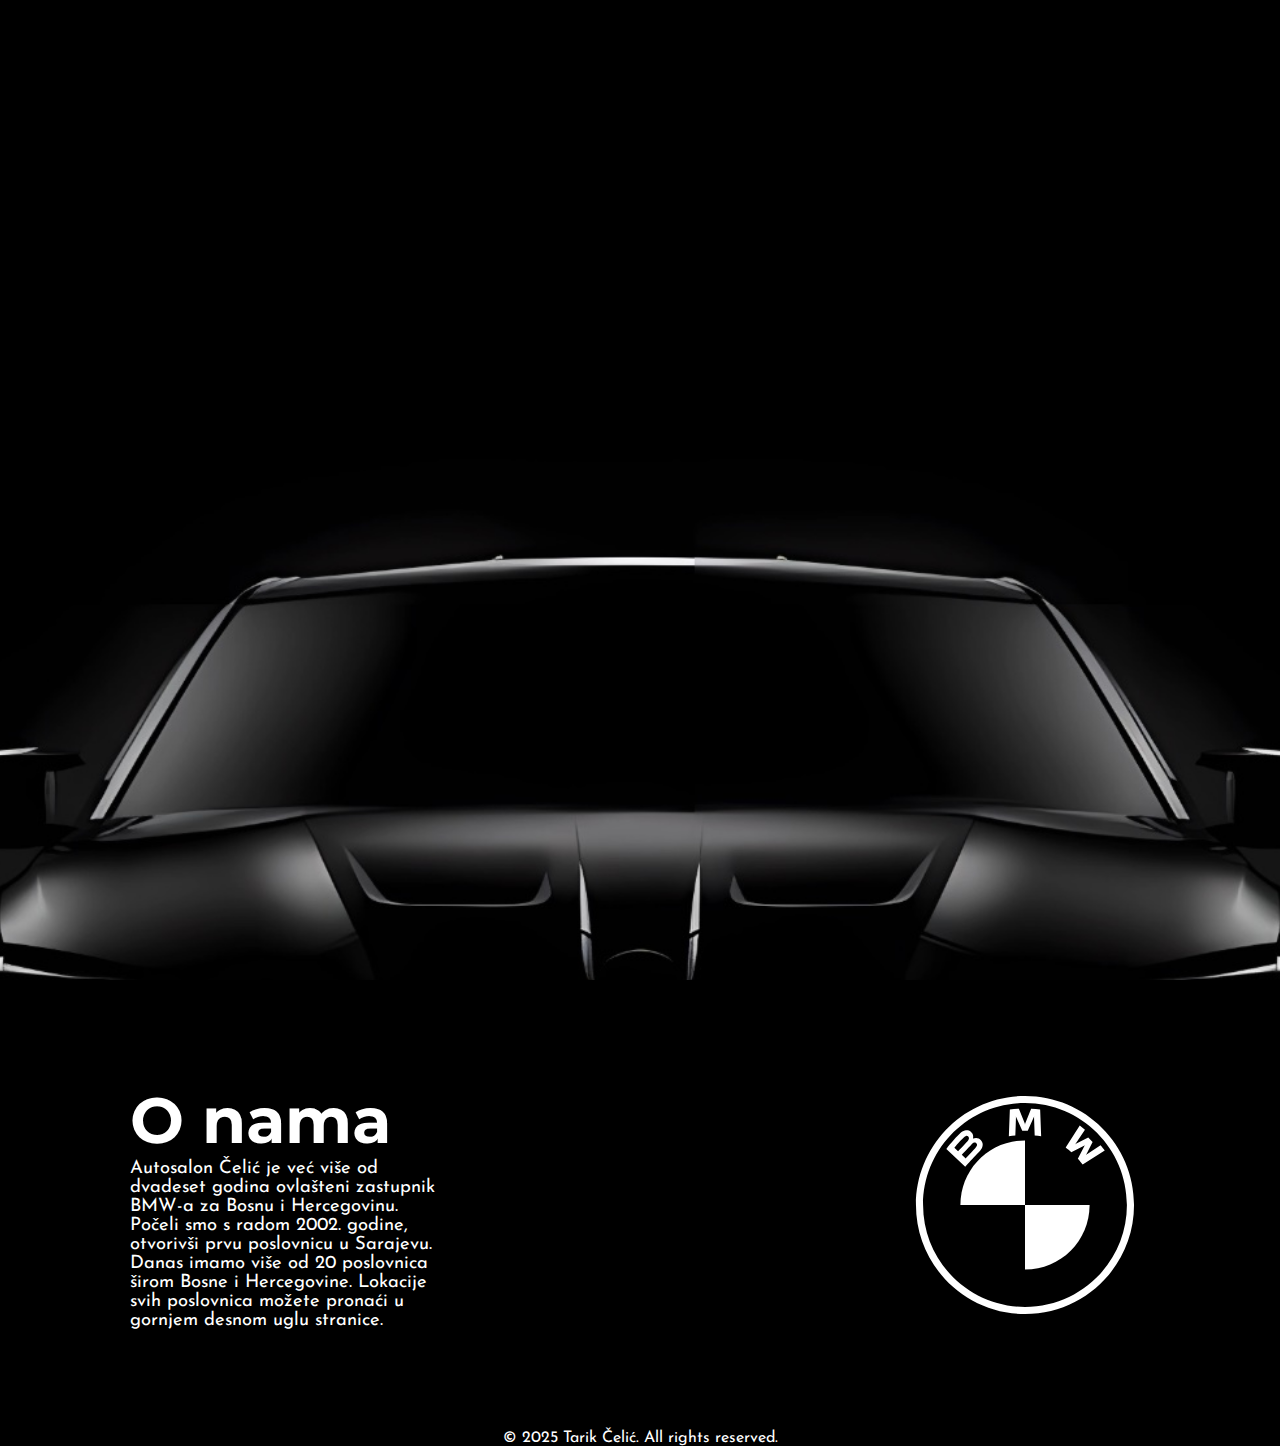
<file: index.html>
<!DOCTYPE html>
<html lang="en">
  <head>
    <meta charset="UTF-8" />
    <meta name="viewport" content="width=device-width, initial-scale=1.0" />
    <title>BMW - Autosalon Čelić</title>
    <link rel="stylesheet" href="style.css" />
    <link rel="icon" href="bmwlogo.svg" type="image/x-icon" />
  </head>
  <body>
    <div class="fade-effect">a</div>
    <nav>
      <div class="naslov">
        <h1>ČELIĆ</h1>
        <p class="as-text">AUTOSALON</p>
      </div>
      <div class="menu">
        <ul>
          <li><a class="active" href="#">Pocetna</a></li>
          <li><a href="#about-us">O Nama</a></li>
          <li><a href="modeli.html">Modeli</a></li>
          <li><a href="#">Blog</a></li>
        </ul>
      </div>
      <div class="contact-section">
        <button class="contact">Kontakt</button>
        <button class="location">
          <img src="location.svg" width="20px" alt="" />
        </button>
      </div>
    </nav>
    <section>
      <p>Preciznost,Prestiz,Perfekcija</p>
      <h2 class="first-h2">Gdje Elegancija Upoznaje</h2>
      <h2 class="second-h2">Performanse</h2>
      <div class="fading-p">
        Istrazi svijet sofistikacije,moci, i preciznosti sa nasom kolekcijom
        luksuznih automobila
      </div>
    </section>
    <article id="about-us">
      <div class="about-us">
        <h2>O nama</h2>
        <p>
          Autosalon Čelić je već više od dvadeset godina ovlašteni zastupnik
          BMW-a za Bosnu i Hercegovinu. Počeli smo s radom 2002. godine,
          otvorivši prvu poslovnicu u Sarajevu. Danas imamo više od 20
          poslovnica širom Bosne i Hercegovine. Lokacije svih poslovnica možete
          pronaći u gornjem desnom uglu stranice.
        </p>
      </div>
      <img src="bmwlogo.svg" width="250px" />
    </article>
    <footer>
      <div class="copyright">© 2025 Tarik Čelić. All rights reserved.</div>
    </footer>
  </body>
</html>
</file>
<file: style.css>
@import url("https://fonts.googleapis.com/css2?family=Josefin+Sans:ital,wght@0,100..700;1,100..700&display=swap");
@import url("https://fonts.googleapis.com/css2?family=Josefin+Sans:ital,wght@0,100..700;1,100..700&family=Montserrat:ital,wght@0,100..900;1,100..900&display=swap");

* {
  padding: 0;
  margin: 0;
  box-sizing: border-box;
}
html {
  scroll-behavior: smooth;
}
body {
  display: flex;
  justify-content: center;
  align-items: center;
  flex-direction: column;
  background-color: black;
  width: 100%;
  font-family: "Josefin Sans";
  color: #fff;
}
.fade-effect {
  position: fixed;
  background-color: black;
  margin: 0 auto;
  color: black;
  width: 100vw;
  height: 100vh;

  opacity: 0;
  animation: fade 2.2s ease-in forwards;
}
nav {
  display: flex;
  justify-content: space-between;

  align-items: center;
  padding: 20px 40px;
  width: 100%;
  position: sticky;
  top: 0; /* zalijepi ga za vrh */
  z-index: 1000; /* da bude iznad ostalog sadržaja */
  background: #000000; /* obavezno pozadina da se ne vidi sadržaj ispod */

  box-shadow: rgb(0, 0, 0) 0px 7px 29px 0px;

  opacity: 0;
  transform: translateX(20px); /* start niže */
  animation: fadeDown 1.4s ease-out forwards;
}
h1 {
  color: #fff;
  font-size: 1.6rem;
}

.naslov {
  display: flex;
  justify-content: center;
  align-items: center;
  flex-direction: column;
}
.as-text {
  font-size: 0.7rem;
}
ul {
  margin-left: 90px;
  list-style: none;
}

li {
  display: inline-block;
}
a {
  color: #dadadae0;
  text-decoration: none;
  padding: 10px;
  font-size: 1.1rem;
  transition: all 0.2s ease;
}
a.active {
  color: #fff !important;
}
button.contact {
  background-color: transparent;
  color: #fff;
  border: 1px solid #fff;
  padding: 10px 30px;
  border-radius: 30px;
  font-family: "Josefin Sans";
  font-size: 0.98rem;
  transition: all 0.2s ease;
}
a:hover {
  color: #fff;
}
button.contact:hover {
  background-color: #fff;
  color: black;
  border-color: black;
  cursor: pointer;
}
.location {
  padding: 10px;
  display: flex;
  justify-content: center;
  align-items: center;
  border: none;
  border-radius: 100%;
  transition: all 0.2s ease;
}
.circle:hover {
  cursor: pointer;
}
.contact-section {
  display: flex;
  justify-content: center;
  align-items: center;
  gap: 15px;
}
section {
  display: flex;
  flex-direction: column;
  justify-content: flex-start;
  align-items: center;
  width: 100%;
  height: 100vh;
  background-size: cover;
  background-image: url(bmw2.jpg);
  background-position: center top;
  background-repeat: no-repeat;
}
.first-h2 {
  opacity: 0;
  transform: translateY(20px); /* start niže */
  animation: fadeDown 1s ease-out forwards;
}
section p {
  font-weight: 700;
  margin-top: 45px;
  opacity: 0;
  transform: translateY(20px); /* start niže */
  animation: fadeDown 1s ease-out forwards;
}
h2 {
  font-size: 4rem;
  margin-top: 0px;
  font-family: "Montserrat";
}
.second-h2 {
  opacity: 0;
  transform: translateY(20px); /* start niže */
  animation: fadeUp 1s ease-out forwards;
}
.fading-p {
  background: transparent;
  width: 23%;
  font-size: 1.05rem;
  text-align: center;
  box-shadow: 1px -28px 25px 20px rgba(0, 0, 0, 0.69);
  -webkit-box-shadow: 1px -28px 25px 20px rgba(0, 0, 0, 0.69);
  -moz-box-shadow: 1px -28px 25px 20px rgba(0, 0, 0, 0.69);
  opacity: 0;
  transform: translateY(20px); /* start niže */
  animation: fadeUp 1s ease-out forwards;
}

article {
  display: flex;
  justify-content: space-evenly;
  align-items: center;
  width: 100%;
  height: 50vh;
}
article p {
  width: 50%;
  font-size: 1.15rem;
}
article h2 {
  display: inline;
}
.about-us {
  width: 50%;
}
@keyframes fadeUp {
  from {
    opacity: 0;
    color: #dadadae0;
    transform: translateY(20px);
  }
  to {
    opacity: 1;
    color: #fff;
    transform: translateY(0);
  }
}
@keyframes fade {
  from {
    opacity: 1;
  }
  to {
    opacity: 0;
    display: none;
  }
}
@keyframes fadeDown {
  from {
    color: #dadadae0;
    opacity: 0;
    transform: translateY(-20px);
  }
  to {
    color: #fff;
    opacity: 1;
    transform: translateY(0);
  }
}
@media (max-width: 1653px) {
  section {
    background-position: center 90px !important;
  }
}
@media (max-width: 1411px) {
  .fading-p {
    width: 40%;
  }
  section {
    background-size: 195%;
  }
}
@media (max-width: 871px) {
  section {
    display: flex;
    justify-content: flex-start;
    align-items: center;
  }
  .fading-p {
    width: 100%;
  }
  h2 {
    width: 33%;
    text-align: center;
    width: 90%;
  }
  .second-h2 {
    width: 90%;
  }
}
@media (max-width: 752px) {
  section {
    background-size: 175%;
    background-position: center 250px !important;
    height: 80vh;
  }
  h2 {
    font-size: 2.8rem;
  }
  nav {
    flex-direction: column;
    padding: 30px 0;
    width: 100%;
  }
  ul {
    margin-left: 0;
  }
  .menu {
    margin: 0 auto;
    width: 100%;
    display: flex;
    justify-content: center;
    align-items: center;
  }
  a {
    width: 100%;
  }
  nav li {
    display: block;
    padding: 20px;
    text-align: center;
    width: 100%;
  }
  article {
    flex-direction: column;
    font-size: 0.9rem;
    gap: 100px;
  }
  .about-us {
    width: 100%;
    justify-content: center;
    align-items: center;
    text-align: center;
  }
  .about-us p {
    width: 80%;
    margin: 0 auto;
    justify-content: center;
    align-items: center;
    text-align: center;
  }
  footer {
    height: 10vh;
    display: flex;
    justify-content: center;
    align-items: flex-end;
    margin: 40px 0;
  }
}
</file>
